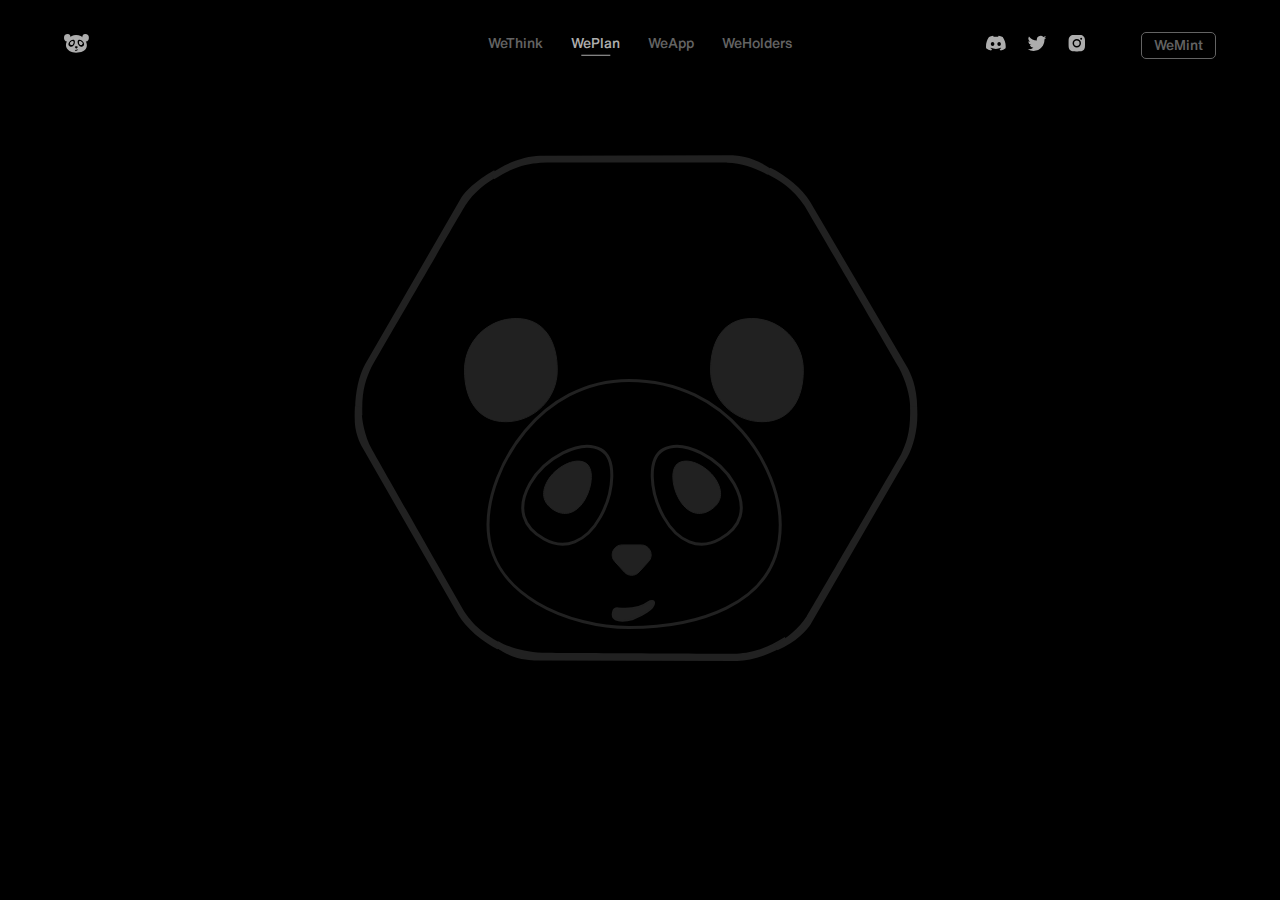
<file: pages/weplan.html>
<!DOCTYPE html>
<html lang="en">
  <head>
    <meta charset="UTF-8" />
    <meta http-equiv="X-UA-Compatible" content="IE=edge" />
    <meta name="viewport" content="width=device-width, initial-scale=1.0" />
    <title>WePlan</title>
    <link rel="stylesheet" href="../styles/fonts.css" />
    <link rel="stylesheet" href="../styles/style.css" />
    <link rel="stylesheet" href="../styles/panda.css" />
  </head>
  <body>
    <div class="container">
      <header>
        <nav class="nav">
          <a href="/" class="logo">
            <img src="../assets/images/logo.svg" alt="website logo" />
          </a>
          <ul class="nav__links">
            <li><a href="../index.html">WeThink</a></li>
            <li>
              <a class="active-link" href="../pages/weplan.html">WePlan</a>
            </li>
            <li><a href="">WeApp</a></li>
            <li><a href="">WeHolders</a></li>
          </ul>
          <div class="nav__social">
            <ul class="links">
              <li>
                <a href="#"
                  ><img src="../assets/images/discord.svg" alt="discord icon"
                /></a>
              </li>
              <li>
                <a href="#"
                  ><img src="../assets/images/twitter.svg" alt="twitter icon"
                /></a>
              </li>
              <li>
                <a href="#"
                  ><img
                    src="../assets/images/instagram.svg"
                    alt="instagram icon"
                /></a>
              </li>
            </ul>
          </div>
          <div class="ctn">
            <a href="./weplan_page/weplan_inside.html">WeMint</a>
          </div>
        </nav>
      </header>
      <section class="section">
        <div class="img-container">
          <div class="outline outline-top">
            <svg
              xmlns="http://www.w3.org/2000/svg"
              width="144"
              height="246"
              fill="none"
              viewBox="0 0 144 246"
              class="outline-box1"
            >
              <path
                class="outline-1"
                id="outline-1"
                fill="#212121"
                d="M10.913 194.706c-7.152 12.792-10.93 33.636-9.727 51.097l6.98.176c-.963-25.202 3.574-36.526 8.982-48.339 29.317-50.592 92.109-158.665 93.922-161.564 8.46-13.527 21.967-23.456 32.43-29.332l-3.499-6c-19.182 10.771-29.382 21.934-32.555 26.836L10.913 194.706Z"
              />
              <p class="navigateText outline-text1">WeLabs</p>
            </svg>

            <svg
              xmlns="http://www.w3.org/2000/svg"
              width="281"
              height="25"
              fill="none"
              viewBox="0 0 281 25"
              class="outline-box2"
            >
              <path
                class="outline-2"
                fill="#212121"
                d="M48.777 1.307C34.123 1.554 13.998 8.744-.002 19.244l3.074 5.462C24.374 11.205 36.444 9.435 49.375 8.172c58.472-.088 183.463-.134 186.88-.023 15.946.513 29.904 6.003 40.243 12.095l4.003-5.5c-18.001-12.5-32.891-13.72-38.723-14l-193.001.563Z"
              />
              <!-- <p class="navigateText outline-text2">WeStudio</p> -->
              <p class="navigateText outline-text2">WeDao</p>
            </svg>
            <svg
              xmlns="http://www.w3.org/2000/svg"
              width="151"
              height="242"
              fill="none"
              viewBox="0 0 151 242"
              class="outline-box3"
            >
              <path
                class="outline-3"
                fill="#212121"
                d="M43.251 34.431C35.653 21.898 19.388 8.328 3.606.76L.009 6.744c22.396 11.597 30.007 21.13 37.613 31.663 29.54 50.462 92.561 158.402 94.188 161.409 7.591 14.033 11.74 29.579 11.688 41.579h6.999c.095-22-6.811-35.361-9.509-40.539L43.251 34.431Z"
              />
              <!-- <p class="navigateText outline-text3">WeBrand</p> -->
              <p class="navigateText outline-text3">WeStudio</p>
            </svg>
          </div>
          <div class="outline outline-bottom">
            <svg
              xmlns="http://www.w3.org/2000/svg"
              width="148"
              height="244"
              fill="none"
              viewBox="0 0 148 244"
              class="outline-box4"
            >
              <path
                class="outline-4"
                fill="#212121"
                d="M104.128 209.83c7.465 12.613 23.585 26.356 39.286 34.091l3.66-5.946c-22.272-11.834-29.781-21.447-37.275-32.061-29.003-50.772-90.874-159.375-92.469-162.4C9.888 29.403 7.06 13.859 7.239 1.86L.5.744c-2.498 23.5 5.02 36.427 7.663 41.633l95.964 167.453Z"
              />
              <!-- <p class="navigateText outline-text4">WeGallery</p> -->
              <p class="navigateText outline-text4">WeBrand</p>
            </svg>

            <svg
              xmlns="http://www.w3.org/2000/svg"
              width="294"
              height="25"
              fill="none"
              viewBox="0 0 294 25"
              class="outline-box5"
            >
              <path
                fill="#212121"
                class="outline-5"
                d="M242.188 24.47c15.251-.173 36.021-7.563 51.156-17.697l-3.458-6.39c-22.246 13.927-34.817 15.7-48.281 16.939-60.85-.246-190.925-.92-194.48-1.054-16.593-.627-33.038-5.22-43.762-11.62L.243 10.55c18.732 13.39 35.023 13.067 41.091 13.39l200.854.53Z"
              />
              <!-- <p class="navigateText outline-text5">WeDao</p> -->
              <p class="navigateText outline-text5">WePreneur</p>
            </svg>

            <svg
              xmlns="http://www.w3.org/2000/svg"
              width="144"
              height="245"
              fill="none"
              viewBox="0 0 144 245"
              class="outline-box6"
            >
              <path
                class="outline-6"
                fill="#212121"
                d="M133.353 51.946C140.519 39.16 145 18.744 143.136.859l-6.979-.183c.935 25.203-3.615 36.521-9.036 48.328-29.373 50.56-92.285 158.563-94.101 161.46-8.476 13.518-20.52 22.28-32.52 28.78l3.002 5.499c18.998-7.999 29.954-20.88 33.132-25.779l96.719-167.018Z"
              />
              <!-- <p class="navigateText outline-text6">WePreneur</p> -->
              <p class="navigateText outline-text6">WeGallery</p>
            </svg>
          </div>
          <div class="panda-svg">
            <svg
              xmlns="http://www.w3.org/2000/svg"
              width="296"
              height="252"
              fill="none"
              viewBox="0 0 296 252"
              class="face"
            >
              <path
                fill="#000"
                stroke="#212121"
                stroke-width="3"
                d="M294.179 146.794c0 42.711-23.363 68.31-53.997 83.321-30.722 15.053-68.67 19.388-97.342 19.388-28.55 0-63.88-7.765-92.023-24.54-28.114-16.758-48.895-42.387-48.895-78.169 0-28.384 12.875-64.527 36.995-93.572C63.01 24.21 98.218 2.397 142.84 2.397c49.885 0 87.699 21.86 113.066 50.854 25.402 29.034 38.273 65.164 38.273 93.543Z"
              />
              <path
                fill="#000"
                stroke="#212121"
                stroke-width="3"
                d="M114.197 139.109c-7.037 12.55-15.962 20.914-25.629 24.703-9.625 3.773-20.148 3.078-30.606-2.786-10.592-5.938-17.497-13.59-20.107-22.698-2.61-9.104-1.013-19.96 6.012-32.489 6.992-12.472 19.583-23.994 33.095-30.887 13.57-6.924 27.636-8.978 37.804-3.277 7.691 4.311 11.251 14.539 10.934 27.371-.314 12.731-4.458 27.496-11.503 40.063Zm63.485 0c7.037 12.55 15.962 20.914 25.628 24.703 9.626 3.773 20.149 3.078 30.607-2.786 10.592-5.938 17.497-13.59 20.107-22.698 2.609-9.104 1.013-19.96-6.012-32.489-6.992-12.472-19.583-23.994-33.095-30.887-13.569-6.924-27.636-8.978-37.804-3.277-7.691 4.311-11.251 14.539-10.935 27.371.315 12.731 4.459 27.496 11.504 40.063Z"
              />
            </svg>
            <a href="./weplan_page/weplan_inside.html">
              <svg
                xmlns="http://www.w3.org/2000/svg"
                width="49"
                height="54"
                fill="none"
                viewBox="0 0 49 54"
                class="eye-left weplan-link"
              >
                <!-- id="3" -->
                <path
                  id="2"
                  fill="#212121"
                  class="eye-left-path"
                  stroke="#212121"
                  d="M42.222 38.983c-3.749 6.688-8.521 11.174-13.72 13.212-5.186 2.033-10.851 1.652-16.46-1.493-5.654-3.17-9.377-7.275-10.787-12.195-1.41-4.919-.536-10.75 3.21-17.43C8.198 14.415 14.912 8.274 22.112 4.601 29.333.918 36.898-.22 42.411 2.872c4.22 2.366 6.11 7.931 5.94 14.759-.167 6.793-2.376 14.66-6.129 21.352Z"
                />
              </svg>
            </a>
            <a href="./weplan_page/weplan_inside.html">
              <svg
                xmlns="http://www.w3.org/2000/svg"
                width="50"
                height="54"
                fill="none"
                viewBox="0 0 50 54"
                class="eye-right weplan-link"
              >
                <!-- id="5" -->
                <path
                  id="3"
                  fill="#212121"
                  class="eye-right-path"
                  stroke="#212121"
                  d="M6.985 38.983c3.749 6.688 8.521 11.174 13.72 13.212 5.186 2.033 10.851 1.652 16.46-1.493 5.654-3.17 9.377-7.275 10.787-12.195 1.41-4.919.536-10.75-3.21-17.43-3.734-6.662-10.448-12.802-17.648-16.475C19.874.918 12.309-.22 6.796 2.872 2.576 5.238.686 10.803.856 17.63c.167 6.793 2.376 14.66 6.129 21.352Z"
                />
              </svg>
            </a>
            <a href="./weplan_page/weplan_inside.html">
              <svg
                xmlns="http://www.w3.org/2000/svg"
                width="41"
                height="32"
                fill="none"
                viewBox="0 0 41 32"
                class="nose weplan-link"
              >
                <!-- id="1" -->
                <path
                  id="4"
                  fill="#212121"
                  stroke="#212121"
                  class="nose-path"
                  d="M13.327 28.075c3.937 4.34 10.758 4.34 14.695 0l9.566-10.543C43.372 11.157 38.848.945 30.24.945H11.11c-8.608 0-13.131 10.212-7.348 16.587l9.566 10.543Z"
                />
              </svg>
            </a>
            <a href="./weplan_page/weplan_inside.html">
              <svg
                xmlns="http://www.w3.org/2000/svg"
                width="45"
                height="23"
                fill="none"
                viewBox="0 0 45 23"
                class="mouth weplan-link"
              >
                <!-- id="4" -->
                <path
                  id="5"
                  fill="#212121"
                  stroke="#212121"
                  stroke-width="1.629"
                  class="mouth-path"
                  d="M37.468 2.967c-8.875 6.63-22.003 7.168-30.286 6.27-2.18-.236-4.435.805-5.086 2.9C-1.62 24.084 13.509 22.598 22.252 20.1c8.007-3.114 21.153-9.982 20.99-16.304-.069-2.66-3.643-2.422-5.774-.83Z"
                />
              </svg>
            </a>
            <a href="./weplan_page/weplan_inside.html">
              <svg
                xmlns="http://www.w3.org/2000/svg"
                width="94"
                height="105"
                fill="none"
                viewBox="0 0 94 105"
                id="ear-left"
                class="ear-left weplan-link"
              >
                <path
                  id="0"
                  fill="#212121"
                  stroke="#212121"
                  class="ear-left-path"
                  d="M93.287 52.104c0 28.5-23.103 51.604-51.604 51.604-14.233 0-24.5-5.759-31.227-15.054C3.714 79.338.5 66.427.5 52.104.5 23.604 23.604.5 52.104.5c14.234 0 24.501 5.76 31.228 15.054 6.742 9.316 9.956 22.227 9.956 36.55Z"
                />
              </svg>
            </a>
            <a href="./weplan_page/weplan_inside.html">
              <svg
                xmlns="http://www.w3.org/2000/svg"
                width="94"
                height="105"
                fill="none"
                viewBox="0 0 94 105"
                class="ear-right weplan-link"
              >
                <!-- id="2" -->
                <path
                  id="1"
                  fill="#212121"
                  class="ear-right-path"
                  stroke="#212121"
                  d="M.544 52.104c0 28.5 23.104 51.604 51.605 51.604 14.233 0 24.5-5.759 31.227-15.054 6.742-9.316 9.956-22.227 9.956-36.55C93.332 23.604 70.228.5 41.728.5 27.495.5 17.227 6.26 10.5 15.554 3.758 24.87.544 37.781.544 52.104Z"
                />
              </svg>
            </a>
          </div>
        </div>
      </section>
    </div>

    <!-- Using Jquery for using its hover function to toggle hover class in panda.css file -->
    <script
      src="https://code.jquery.com/jquery-3.6.0.min.js"
      integrity="sha256-/xUj+3OJU5yExlq6GSYGSHk7tPXikynS7ogEvDej/m4="
      crossorigin="anonymous"
    ></script>
    <script src="https://cdnjs.cloudflare.com/ajax/libs/gsap/3.10.4/gsap.min.js"></script>
    <script src="../script/index.js" />
    <script src="../script/page_transition/weplan_transition.js"></script>
    <script src="../script/pandaHover.js"></script>
  </body>
</html>
</file>
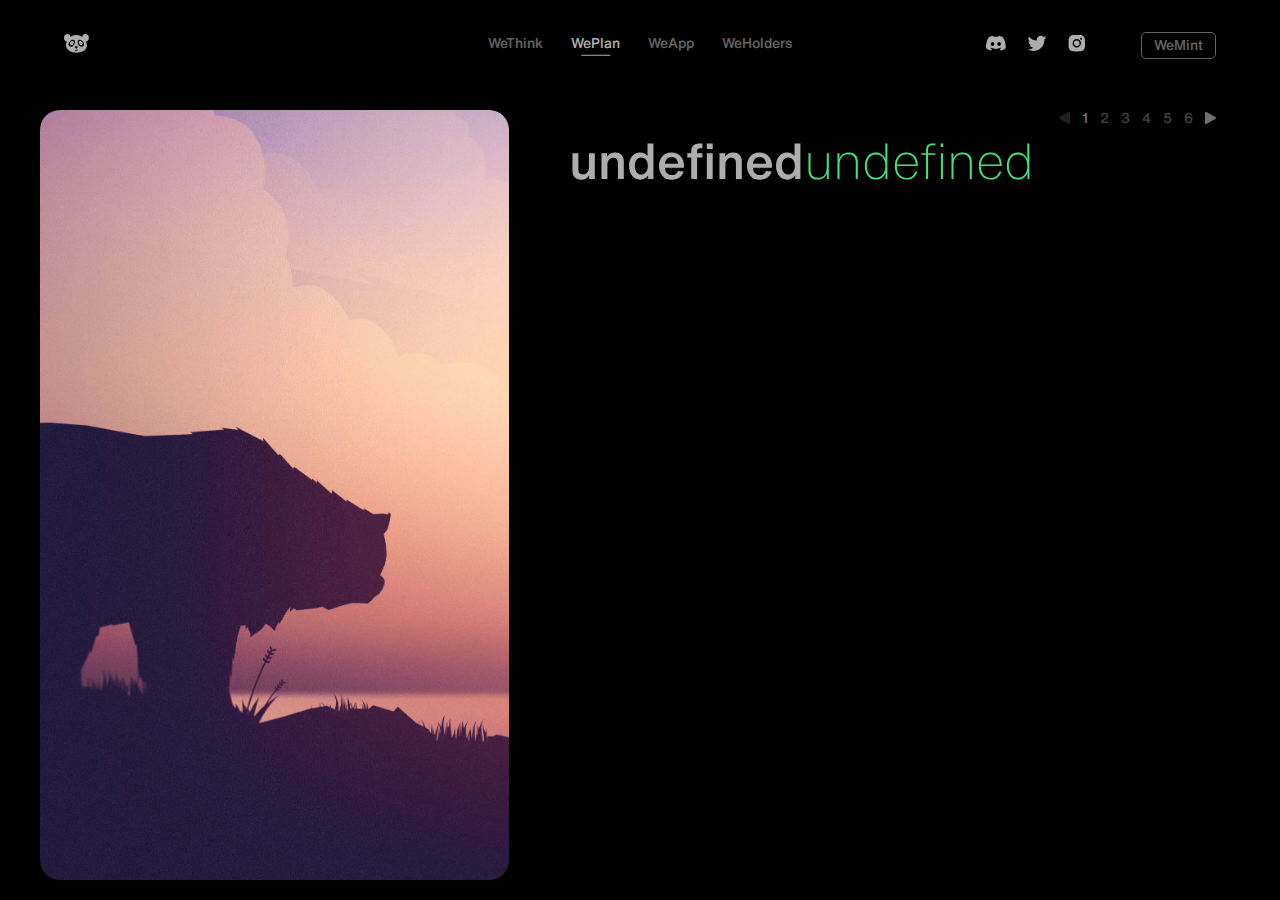
<file: pages/weplan_page/weplan_inside.html>
<!DOCTYPE html>
<html lang="en">
  <head>
    <meta charset="UTF-8" />
    <meta http-equiv="X-UA-Compatible" content="IE=edge" />
    <meta name="viewport" content="width=device-width, initial-scale=1.0" />
    <title>WePlan</title>
    <link rel="stylesheet" href="../../styles/fonts.css" />
    <link rel="stylesheet" href="../../styles/style.css" />
    <link rel="stylesheet" href="../../styles/panda.css" />
  </head>
  <body>
    <div class="container">
      <header>
        <nav class="nav">
          <a href="/" class="logo">
            <img src="../../assets/images/logo.svg" alt="website logo" />
          </a>
          <ul class="nav__links">
            <li><a href="../../index.html">WeThink</a></li>
            <li><a class='active-link' href="../weplan.html">WePlan</a></li>
            <li><a href="#">WeApp</a></li>
            <li><a href="#">WeHolders</a></li>
          </ul>
          <div class="nav__social">
            <ul class="links">
              <li>
                <a href="#"
                  ><img src="../../assets/images/discord.svg" alt="discord icon"
                /></a>
              </li>
              <li>
                <a href="#"
                  ><img src="../../assets/images/twitter.svg" alt="twitter icon"
                /></a>
              </li>
              <li>
                <a href="#"
                  ><img
                    src="../../assets/images/instagram.svg"
                    alt="instagram icon"
                /></a>
              </li>
            </ul>
          </div>
          <div class="ctn">
            <a href="#">WeMint</a>
          </div>
        </nav>
      </header>
      <main class="we-section flex">
        <div class="we-section__page--number">
        <div id="arrow-left"><svg xmlns="http://www.w3.org/2000/svg" width="11" height="14" fill="none" viewBox="0 0 11 14">
          <path fill="#1F1F1F" d="M.5 6.134a1 1 0 0 0 0 1.732l9 5.196a1 1 0 0 0 1.5-.866V1.804A1 1 0 0 0 9.5.938l-9 5.196Z"/>
        </svg></div>
          <span class='number'>1</span>
          <span class='number'>2</span>
          <span class='number'>3</span>
          <span class='number'>4</span>
          <span class='number'>5</span>
          <span class='number'>6</span>
          <div id="arrow-right">
            <svg xmlns="http://www.w3.org/2000/svg" width="11" height="14" fill="none" viewBox="0 0 11 14">
              <path fill="#1F1F1F" d="M10.5 6.134a1 1 0 0 1 0 1.732l-9 5.196a1 1 0 0 1-1.5-.866V1.804A1 1 0 0 1 1.5.938l9 5.196Z"/>
            </svg>
          </div>
        </div>
            <div class="we-section__img flex-item">
                  <!-- <img src="../../assets/images/panda-img.png" alt=""/> -->
            </div>
            <div class="we-section__content flex flex-col flex-item">
                  <!-- <h2 class='title' id="title"></h2> -->
                  <!-- <div id='description' class="description flex flex-col "> -->
                        <!-- <div class="">
                              <h3 id="sub-title" class="sub-title">WeStake</h3>
                              <p class="info">An NFT marketplace built in partnership with Magic Eden, Solana's #1 marketplace, where Okay Bears holders will buy and sell Okay Bears with member-only perks.</p>
                        </div>
                        <div class="">
                              <h3 id="sub-title" class="sub-title">WeMap</h3>
                              <p class="info">Holder-only access to exclusive merch through seamless integration of Web 3 and  Shopify's robust e-commerce platform. </p>
                        </div>
                        <div class="">
                              <h3 id="sub-title" class="sub-title">WeBook</h3>
                              <p class="info">Real-life activations through flash pop-up stores in cities worldwide and leading tech and crypto conferences bring holders together for memorable brand experiences.</p>
                        </div> -->
                  <!-- </div> -->
            </div>
      </main>
      <script src="https://cdnjs.cloudflare.com/ajax/libs/gsap/3.10.4/gsap.min.js"></script>
      <script src="../../script/page_transition/weplan_inside_transition.js"></script>
      <script src="../../script/weplan.js"></script>
  </body>
</html>
</file>
<file: styles/fonts.css>
@font-face {
  font-family: Helvetica Now Text;
  src: url("../assets/fonts/Helvetica/HelveticaNowText-ExtraLight.otf");
  font-weight: 100;
  font-style: normal;
}
@font-face {
  font-family: Helvetica Now Text;
  src: url("../assets/fonts/Helvetica/HelveticaNowText-Light.otf");
  font-weight: 200;
  font-style: normal;
}
@font-face {
  font-family: Helvetica Now Text;
  src: url("../assets/fonts/Helvetica/HelveticaNowText-Medium.otf");
  font-weight: 300;
  font-style: normal;
}
@font-face {
  font-family: Helvetica Now Text;
  src: url("../assets/fonts/Helvetica/HelveticaNowText-Regular.otf");
  font-weight: 400;
  font-style: normal;
}
@font-face {
  font-family: Helvetica Now Text;
  src: url("../assets/fonts/Helvetica/HelveticaNowText-Bold.otf");
  font-weight: 500;
  font-style: normal;
}

@font-face {
  font-family: Helvetica Now Text;
  src: url("../assets/fonts/Helvetica/HelveticaNowText-BoldItalic.otf");
  font-weight: 500;
  font-style: italic;
}
</file>
<file: styles/style.css>
:root {
  /* color pallate for dark mode*/
  --primary-clr: #adadad;
  --secondary-clr: #6f6f6f;
  --tertiary-clr: #3f3f3f;
  --link-clr: #636363;
  --ctn-clr: #212121;
  --bg-clr: #000;
  --accent-clr: #43e07d;

  /***** Fonts *****/
  --ff-primary: "Helvetica Now Text", Helvetica;
  --ff-secondary: "Source Sans Pro", sans-serif;

  /***** Font Size *****/

  /* 
  clamp(min,default,max) 
    - it is a responsive way to set font sizes 
    - min : when viewport width is small font size will decrease upto min value
    - default : the font size you want to set as per design
    - max : if viewport is very larger the maximum it will go to max value
   */

  /* Small font size */
  --fs-small: clamp(1rem, 1.2rem, 1.05vw);

  /* Normal font size */
  --fs-normal-0: clamp(1.2rem, 1.4rem, 1.2vw);
  --fs-normal-1: clamp(1.5rem, 2rem, 1.6vw);

  /* Larger font size */
  --fs-large: clamp(2.2rem, 3.8rem, 3.2vw);
  --fs-large-0: clamp(2.5rem, 4.2rem, 3.6vw);
  --fs-large-1: clamp(3.5rem, 5rem, 4vw);
}

*,
*::after,
*::before {
  box-sizing: border-box;
  padding: 0;
  margin: 0;
}
html {
  font-size: 62.5%;
}
body {
  margin: 0;
}
/* 
*******
Hide Scrollbars
*******
*/
body::-webkit-scrollbar {
  width: 10px;
}
body {
  scrollbar-width: thin;
  scrollbar-color: #000 #000;
}
body::-webkit-scrollbar-track {
  background: #000;
}
body::-webkit-scrollbar-thumb {
  background-color: #000;
}

/* 
******
Typography
******
 */

img {
  max-width: 100%;
}
a {
  font-size: 100%;
  color: inherit;
  text-decoration: none;
}
ul {
  list-style: none;
}
h1,
h2,
h3,
h4 {
  font-weight: inherit;
}

/*
******
Home Page - Header
******
*/
.container {
  height: 100vh;
  background: var(--bg-clr);
  color: var(--primary-clr);
  position: relative;
  font-weight: 300;

  /* overflow: hidden; */
}

.nav {
  display: flex;
  align-items: center;
  justify-content: space-between;
  position: relative;
  width: 90%;
  margin: 0 auto;
  min-height: 10vh;
  font-family: var(--ff-primary);
  font-size: var(--fs-normal-0);
}

.nav__links {
  display: flex;
  justify-content: center;
  gap: 2em;
  flex-grow: 1;
  position: absolute;
  left: 50%;
  top: 50%;
  transform: translate(-50%, -50%);
}

.nav__links li {
  color: var(--link-clr);
  transition: all 0.15s;
  padding-bottom: 0.25em;
  cursor: pointer;
  position: relative;
}
.nav__links li:hover {
  color: var(--primary-clr);
}

.nav__links li:hover::after {
  content: "";
  position: absolute;
  width: 60%;
  height: 1px;
  background: var(--primary-clr);
  bottom: 0;
  left: 50%;
  transform: translateX(-50%);
}
.nav__social {
  max-width: 10rem;
  margin-right: 4em;
  margin-left: auto;
}
.nav__social ul {
  display: flex;
  align-items: center;
  gap: 1.5em;
}
.ctn {
  color: var(--link-clr);
  border: 1px solid var(--link-clr);
  border-radius: 5px;
  padding: 0.4rem 1.2rem;
  transition: all 0.105s;
  cursor: pointer;
}

.ctn:hover {
  color: var(--primary-clr);
  border-color: var(--primary-clr);
}

/*
******
Home Page - Hero Section
******
*/
.section {
  min-height: 90vh;
  display: flex;
  align-items: center;
  justify-content: center;
  font-family: var(--ff-secondary);
  font-weight: 600;
}

.section-container {
  transform: translateY(-5vh);
}
.hero-section__title {
  font-size: var(--fs-normal-1);
  text-align: center;
}
.wrapper {
  height: 100%;
}
.text {
  height: 8.5rem;
  display: flex;
  gap: 10px;
  overflow: hidden;
  font-size: var(--fs-large-0);
}

/*
*******
toggle class 
*******
*/
.animateWord {
  animation: animateWord 4s infinite;
  animation-delay: 1s;
}
.accent-text {
  font-weight: 100;
  color: var(--accent-clr);
}

.active-link {
  color: var(--primary-clr);
}

.active-link::after {
  content: "";
  position: absolute;
  width: 60%;
  height: 1px;
  background: var(--primary-clr);
  bottom: 0;
  left: 50%;
  transform: translateX(-50%);
}
/*
******
We Plan Inside
******
*/
.we-section {
  height: 90vh;
  max-width: 140rem;
  margin: 0 auto;
  overflow: hidden;
  font-family: var(--ff-primary);
  padding: 2em 4em;
  /* flex utilities is used  */
  /* so i can use gap here also */
  gap: 6em;
  position: relative;
}

.we-section__page--number {
  max-height: 2rem;
  /* width: max-content; */
  /* max-width: 20rem; */
  display: flex;
  gap: 1.2em;
  align-items: center;
  position: absolute;
  right: 5%;
}

.we-section__page--number img {
  cursor: pointer;
}
.we-section__page--number .number {
  font-size: var(--fs-normal-0);
  font-weight: 300;
  color: var(--tertiary-clr);
}
#active {
  color: var(--secondary-clr);
  fill: var(--secondary-clr);
}
.we-section__content {
  width: 100%;
}
.we-section__content .title {
  font-size: var(--fs-large-1);
}

.we-section__content .description {
  font-size: var(--fs-normal-1);
}
.we-section__content .info {
  color: var(--secondary-clr);
  font-weight: 200;
}
.we-section__content .title {
  margin-top: 2rem;
}
.we-section__content .description {
  margin-top: 2.5em;
  height: 100%;
  max-width: 70rem;
  gap: 4.5rem 0;
}
.we-section__img {
  height: 100%;
  width: 70%;
  overflow: hidden;
  background-image: url("../../assets/images/panda-img.jpg");
  /* background-image: url("assets/images/panda-img.jpg"); */
  background-repeat: no-repeat;
  background-size: 150%;
  background-position: right 80%;
  border-radius: 2rem;
}

/* 
******
Utilities Class
******
*/

.flex {
  display: flex;
}
.flex-row {
  flex-direction: row;
}
.flex-col {
  flex-direction: column;
}
</file>
<file: styles/panda.css>
/*
******
  WePlan Page 
******
*/

.img-container {
  /* height: 90vh;
      width: 100%; */
  height: auto;
  height: 88vh;
  margin-top: auto;
  position: relative;
}
.outline {
  display: flex;
  transform: translateY(25%);
}
.outline-box1 {
  transform: translate(5%, 0);
  position: relative;
}
.outline-box2 {
  transform: translate(0, -60%);
}
.outline-box3 {
  transform: translate(-3.5%, -1%);
}
.outline-box4 {
  transform: translate(5%, -4%);
}
.outline-box5 {
  align-self: flex-end;
  transform: translate(0%, 5%);
}
.outline-box6 {
  transform: translate(-10.5%, -4%);
}

.navigateText {
  font-size: var(--fs-large);
  font-family: var(--ff-primary);
  position: absolute;
  /* display: none; */
}
.outline-text1 {
  left: -18%;
  top: 25%;
  display: none;
  transition: all 1s;
}
.outline-text2 {
  left: 38%;
  top: -25%;
  display: none;
}
.outline-text3 {
  right: -18%;
  top: 28%;
  display: none;
}
.outline-text4 {
  left: -20%;
  bottom: 25%;
  display: none;
}
.outline-text5 {
  left: 33%;
  bottom: -20%;
  display: none;
}
.outline-text6 {
  right: -18%;
  bottom: 20%;
  display: none;
}

.face {
  position: absolute;
  top: 50%;
  left: 50%;
  transform: translate(-52%, -50%);
  z-index: 1;
}
.eye-left {
  position: absolute;
  top: 44.5%;
  left: 33.5%;
  z-index: 1;
}
.eye-right {
  position: absolute;
  top: 44.5%;
  right: 36%;
  z-index: 1;
}

.nose {
  position: absolute;
  top: 55%;
  left: 45%;
  z-index: 1;
}

.mouth {
  position: absolute;
  top: 62%;
  left: 45%;
  z-index: 1;
}

.ear-left {
  position: absolute;
  top: 26.5%;
  left: 20%;
}

.ear-right {
  position: absolute;
  top: 26.5%;
  right: 22%;
}

path {
  cursor: pointer;
  user-select: none;
}

/*** Transition path and navigate text ***/
path,
.navigateText {
  transition: all 0.145s;
}

/*
******
Hover class
******
*/

/* .ear-left-path:hover {
  fill: var(--primary-clr);
}
.ear-right-path:hover {
  fill: var(--primary-clr);
}
.eye-right-path:hover {
  fill: var(--primary-clr);
}
.eye-left-path:hover {
  fill: var(--primary-clr);
}
.nose-path:hover {
  fill: var(--primary-clr);
}
.mouth-path:hover {
  fill: var(--primary-clr);
} */

/*
******
Toggle class
******
*/
.fill-hover {
  fill: var(--primary-clr);
}
.outlineBox-hover {
  z-index: 2;
}

.display-navigate-text {
  display: block;
}

.section svg {
  user-select: none;
  pointer-events: none;
}
.section path {
  pointer-events: all;
}
</file>
